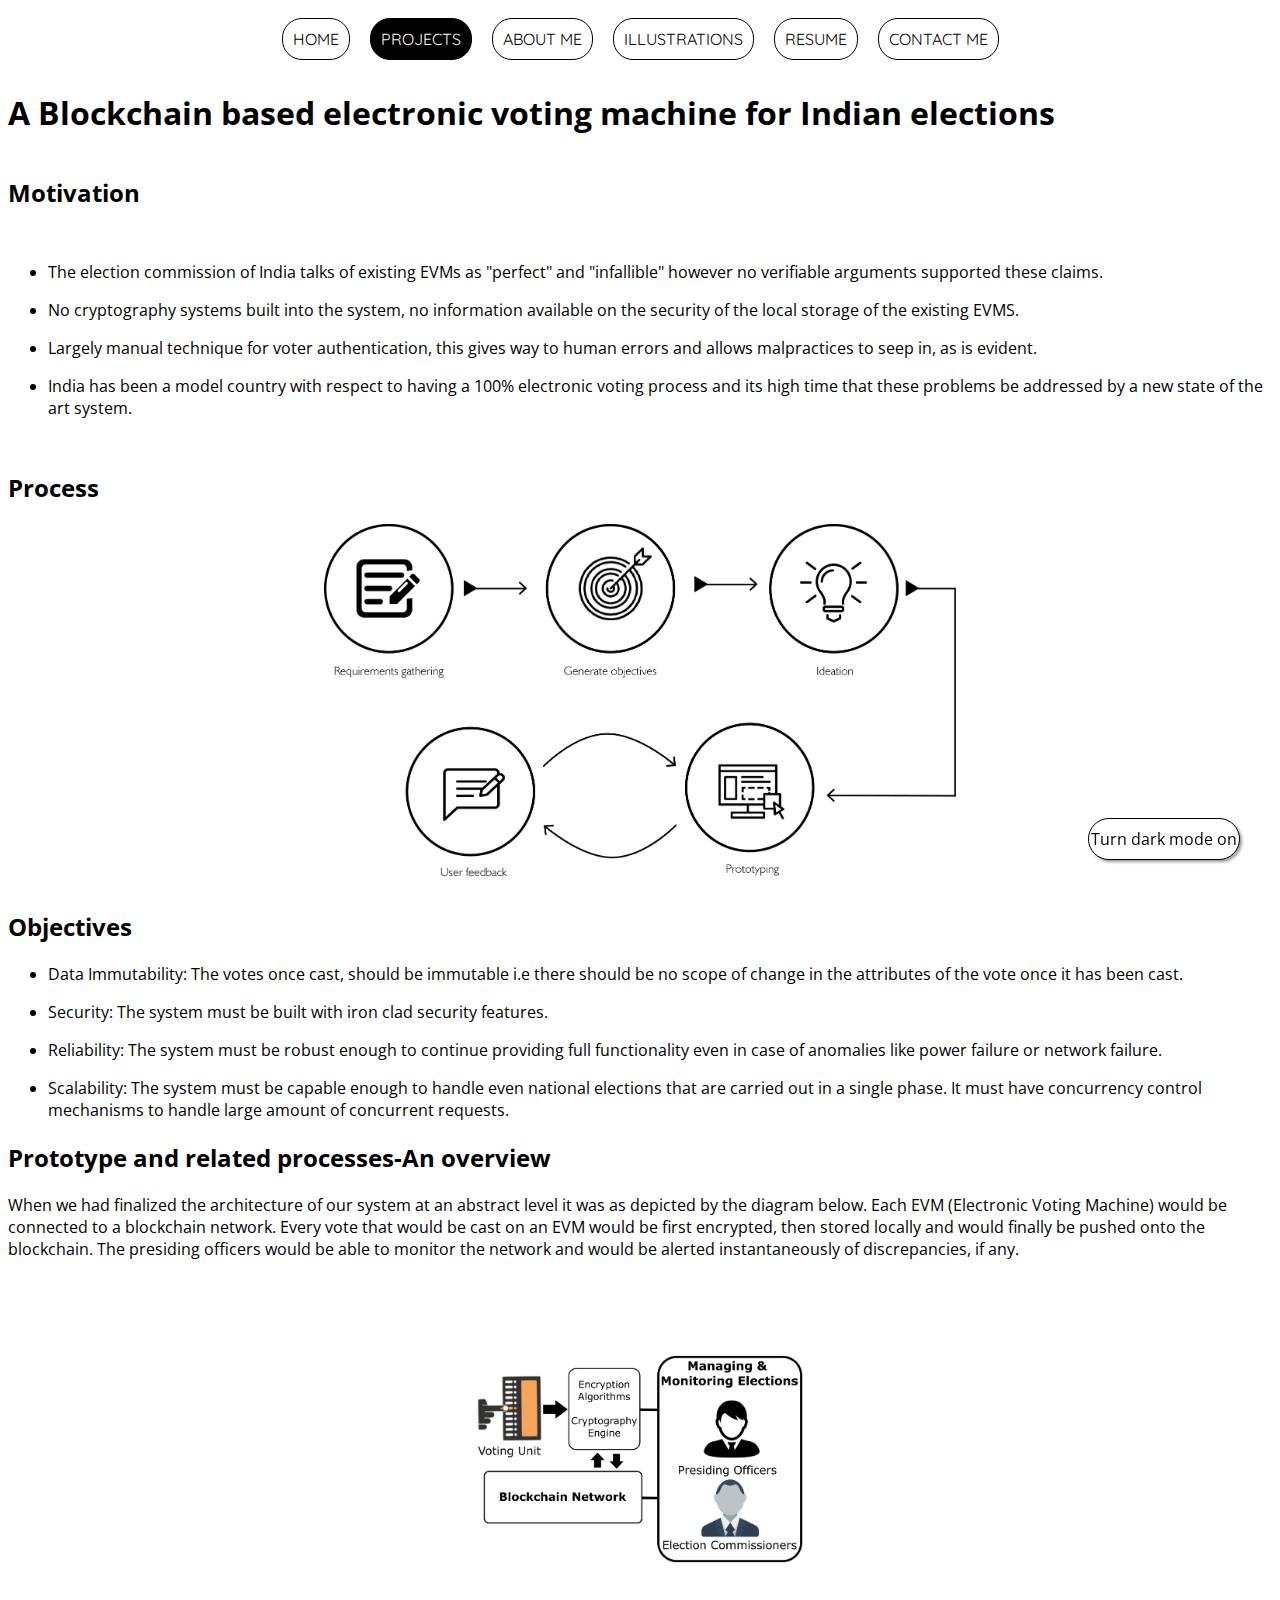
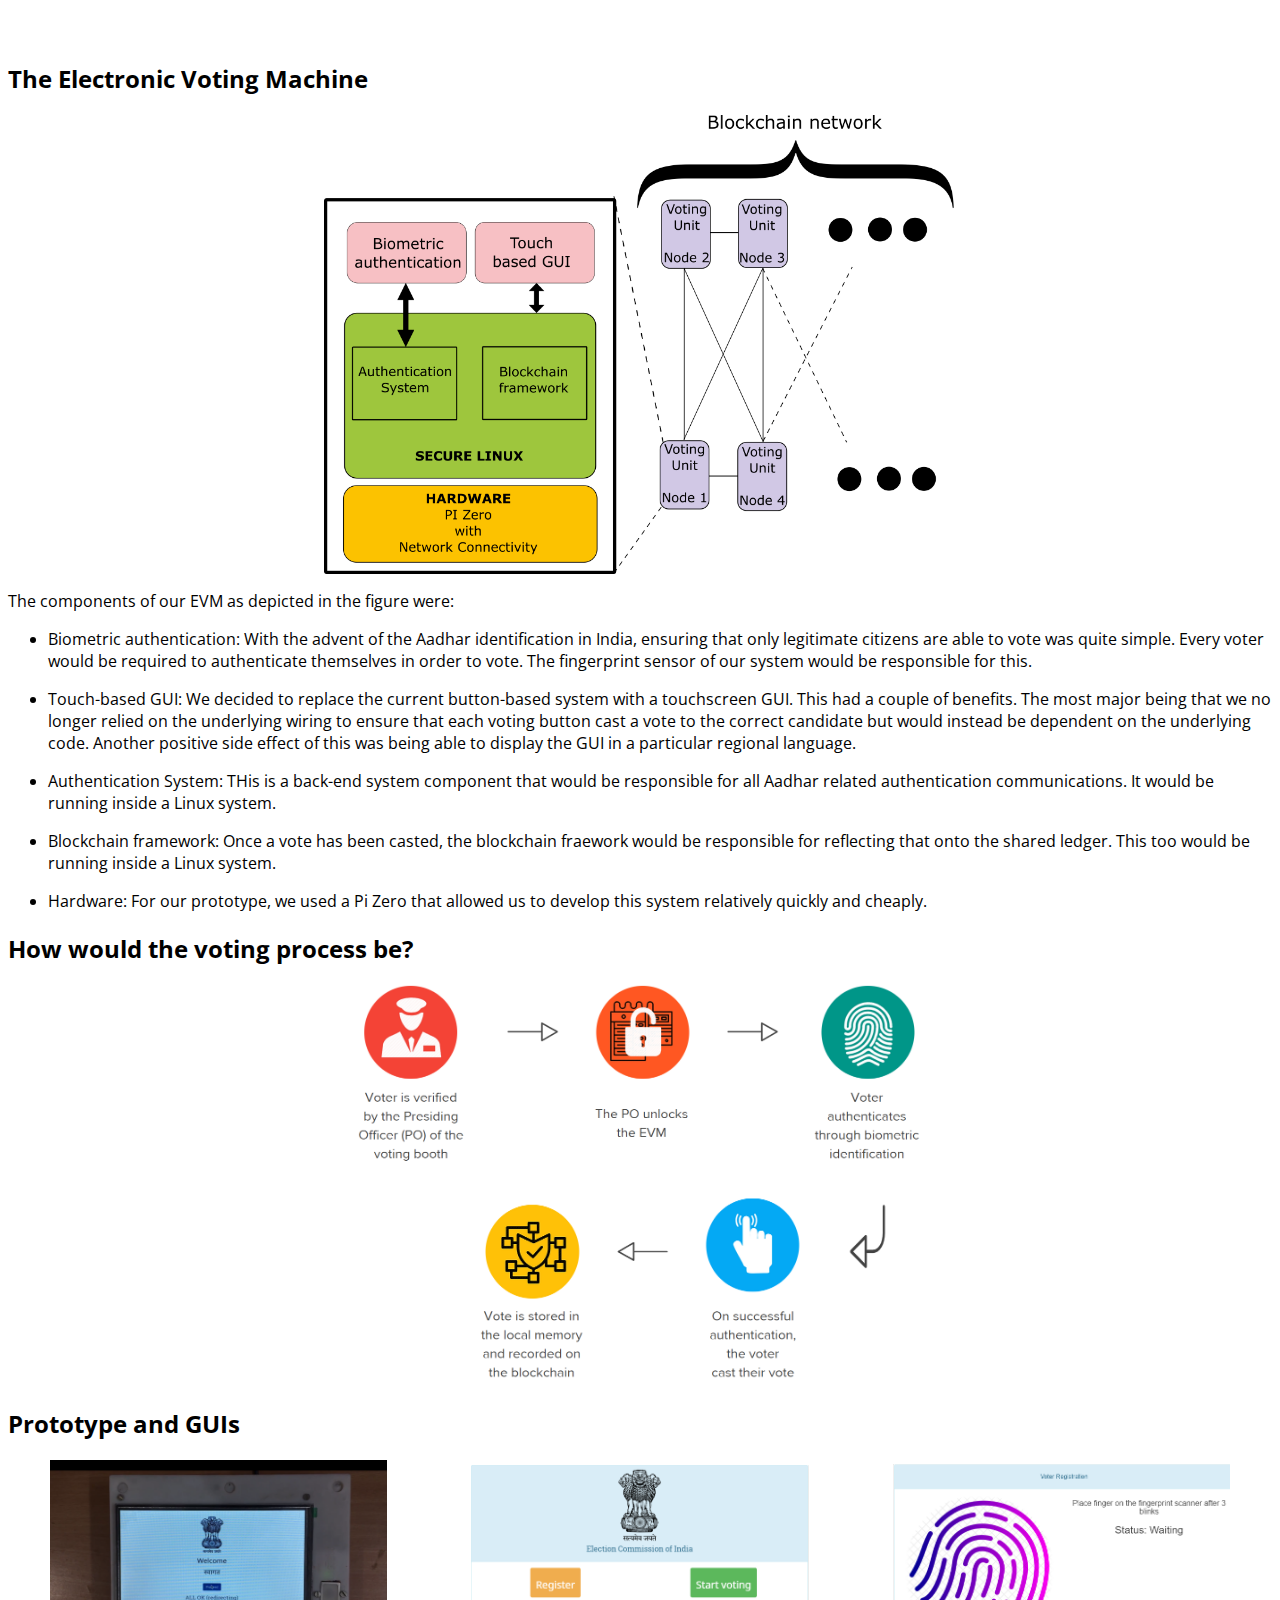
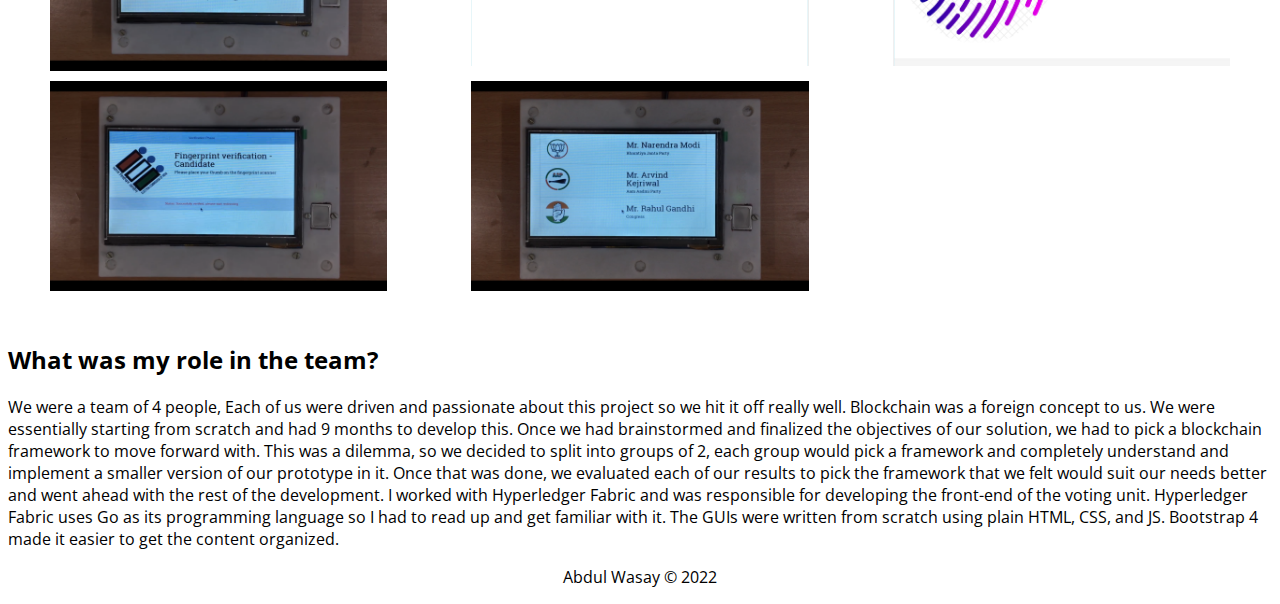
<file: blockchainproject.html>
<!DOCTYPE html>
<html lang="en">
    <head>
        <!-- Global site tag (gtag.js) - Google Analytics -->
        <script async src="https://www.googletagmanager.com/gtag/js?id=G-LJ5F7S8C6L"></script>
        <script>
            window.dataLayer = window.dataLayer || [];
            function gtag(){dataLayer.push(arguments);}
            gtag('js', new Date());

            gtag('config', 'G-LJ5F7S8C6L');
        </script>
        <meta charset="UTF-8">
        <meta name="viewport" content="width=device-width, initial-scale=1.0">
        <link rel="preconnect" href="https://fonts.googleapis.com">
        <link rel="preconnect" href="https://fonts.gstatic.com" crossorigin>
        <link href="https://fonts.googleapis.com/css2?family=Cormorant+Garamond:wght@300&family=Open+Sans:wght@300&family=Quicksand:wght@300&display=swap" rel="stylesheet">
        <link rel="icon" href="images/favicon_main.png">
        <!-- Link to the stylesheet -->
        <link rel="stylesheet" href="css/style.css">
        <title>Abdul Wasay</title>
    </head>

    <body onload="setDarkModeClasses()">
        <header>
            <a class="skip-to-content-link" href="#project-heading" tabindex="0">
                Skip to main content
            </a>
            <div id="main-navbar-div">
                <button class="dropdown-btn">Menu</button>
                <nav id="main-navbar">
                    <a href="index.html">Home</a>
                    <a class = "active-nav" href="projectnavigation.html">Projects</a>
                    <a href="aboutme.html">About me</a>
                    <a href="graphicdesign.html">Illustrations</a>
                    <a href="resume.html">Resume</a>
                    <a href="form.html">Contact Me</a>
                </nav>
            </div>
        </header>

        <main>
            <div class="dark-mode-float-button" id = "btn-dark-mode">Turn dark mode off</div>
            <h1 id = "project-heading">A Blockchain based electronic voting machine for Indian elections</h1>

            <div id="blockchain-project-motivation">
                <h2>Motivation</h2>
                <ul>
                    <li>
                       <p>The election commission of India talks of existing EVMs as "perfect" and "infallible" however no verifiable arguments supported these claims.</p> 
                    </li>
                    <li>
                        <p>No cryptography systems built into the system, no information available on the security of the local storage of the existing EVMS.</p>
                    </li>
                    <li>
                        <p>Largely manual technique for voter authentication, this gives way to human errors and allows malpractices to seep in, as is evident.</p>
                    </li>
                    <li>
                        <p>India has been  a model country with respect to having a 100% electronic voting process and its high time that these problems be addressed by a new state of the art system.</p>
                    </li>
                </ul>
            </div>

            <div>
                <h2>Process</h2>
                <img src="./images/blockchain_project/processBlockchainVotingDevWhiteBg.png" class="project-blockchain-img" alt="A diagram explaining the flow of the project development. First step is the requirements gathering, then comes the generate objectives part, then the ideation stage, then the prototyping stage and finally the user feedback stage">
            </div>

            <div id = "blockchain-project-objectives">
                <h2>Objectives</h2>
                <ul>
                    <li>
                        <p>Data Immutability: The votes once cast, should be immutable i.e there should be no scope of change in the attributes of the vote once it has been cast.</p>
                    </li>
                    <li>
                        <p>Security: The system must be built with iron clad security features.</p>
                    </li>
                    <li>
                        <p>Reliability: The system must be robust enough to continue providing full functionality even in case of anomalies like power failure or network failure.</p>
                    </li>
                    <li>
                        <p>Scalability: The system must be capable enough to handle even national elections that are carried out in a single phase. It must have concurrency control mechanisms to handle large amount of concurrent requests.</p>
                    </li>
                </ul>
            </div>

            <div id="blockchain-project-prototype-overview">
                <h2>Prototype and related processes-An overview</h2>
                <p>When we had finalized the architecture of our system at an abstract level it was as depicted by the diagram below. Each EVM (Electronic Voting Machine) would be connected to a blockchain network. 
                    Every vote that would be cast on an EVM would be first encrypted, then stored locally and would finally be pushed onto the blockchain. 
                    The presiding officers would be able to monitor the network and would be alerted instantaneously of discrepancies, if any.</p>
                    <img src="./images/blockchain_project/userarchitecturewhitebg.png" class="project-blockchain-img" alt="A diagram explaining the user architecture of the project. There are 3 blocks, one block is the blockchain diagram, the second block is the managing and monitoring elections one and the thrid block is the encryption algorithms block which the voting unit interacts with.">
            </div>

            <div>
                <h2>The Electronic Voting Machine</h2>
                <img src="./images/blockchain_project/technicalarchitecture-whitebg.png" class="project-blockchain-img" alt="The technical architecture of the project. The hardware is Pi Zerio with network connectivity. The OS is a secure Linux running an authentication system and a blockchain network. The Linux system interacts with the biometric authentication module and the touch based GUI">
                <p>
                    The components of our EVM as depicted in the figure were:
                </p>
                <ul>
                    <li>
                        <p>Biometric authentication: With the advent of the Aadhar identification in India, ensuring that only legitimate citizens are able to vote was quite simple. Every voter would be required to authenticate themselves in order to vote. The fingerprint sensor of our system would be responsible for this. </p>
                    </li>

                    <li>
                        <p>Touch-based GUI: We decided to replace the current button-based system with a touchscreen GUI. This had a couple of benefits. The most major being that we no longer relied on the underlying wiring to ensure that each voting button cast a vote to the correct candidate but would instead be dependent on the underlying code. Another positive side effect of this was being able to display the GUI in a particular regional language. </p>
                    </li>

                    <li>
                        <p>Authentication System: THis is a back-end system component that would be responsible for all Aadhar related authentication communications. It would be running inside a Linux system.</p>
                    </li>

                    <li>
                        <p>Blockchain framework: Once a vote has been casted, the blockchain fraework would be responsible for reflecting that onto the shared ledger. This too would be running inside a Linux system.</p>
                    </li>
                    <li>
                        <p>Hardware: For our prototype, we used a Pi Zero that allowed us to develop this system relatively quickly and cheaply. </p>
                    </li>

                </ul>
            </div>

            <div>
                <h2>How would the voting process be?</h2>
                <p>
                    <img src="images/blockchain_project/voting_process.PNG" class="project-blockchain-img" alt="A diagram explaining the voting process">
                </p>
            </div>

            <div>
                <h2>Prototype and GUIs</h2>
                <div class = "project-img-grid">
                    <img id = "demo1" src="./images/blockchain_project/all_ok_welcome.png" class="project-blockchain-img" alt="Picture of the voting device showing the welcome screen">
                    <br>
                    <img id = "demo2" src="./images/blockchain_project/screen2.png" class="project-blockchain-img" alt="A screen showing 2 buttons: register and start voting">
                    <br>
                    <img id = "demo3" src="./images/blockchain_project/screenRegisterPrint.png" class="project-blockchain-img" alt="A screen showing a prompt asking the user to place their finger on the fingerprint scanner">
                    <br>
                    <img id = "demo4" src="./images/blockchain_project/candidate_verification_done.png" class="project-blockchain-img" alt="A screen showing that the candidate fingerprint verification has completed successfully.">
                    <br>
                    <img id = "demo5" src="./images/blockchain_project/candidate_list.png" class="project-blockchain-img" alt="A screen displaying a list of candidates a voter can vote for">
                </div>
                
            </div>

            <div>
                <h2>What was my role in the team?</h2>
                <p>We were a team of 4 people, Each of us were driven and passionate about this project so we hit it off really well.
                    Blockchain was a foreign concept to us. We were essentially starting from scratch and had 9 months to develop this. Once we had brainstormed and finalized the objectives of our solution, we had to pick a blockchain framework to move forward with. This was a dilemma, so we decided to split into groups of 2, each group would pick a framework and completely understand and implement a smaller version of our prototype in it. Once that was done, we evaluated each of our results to pick the framework that we felt would suit our needs better and went ahead with the rest of the development. I worked with Hyperledger Fabric and was responsible for developing the front-end of the voting unit. Hyperledger Fabric uses Go as its programming language so I had to read up and get familiar with it. The GUIs were written from scratch using plain HTML, CSS, and JS. Bootstrap 4 made it easier to get the content organized. </p>
            </div>
        </main>

        <footer class="footer-text">
            <p>Abdul Wasay &copy; 2022</p>
        </footer>
        <script src="./scripts/darkmode.js"></script>
    </body>
</html>
</file>
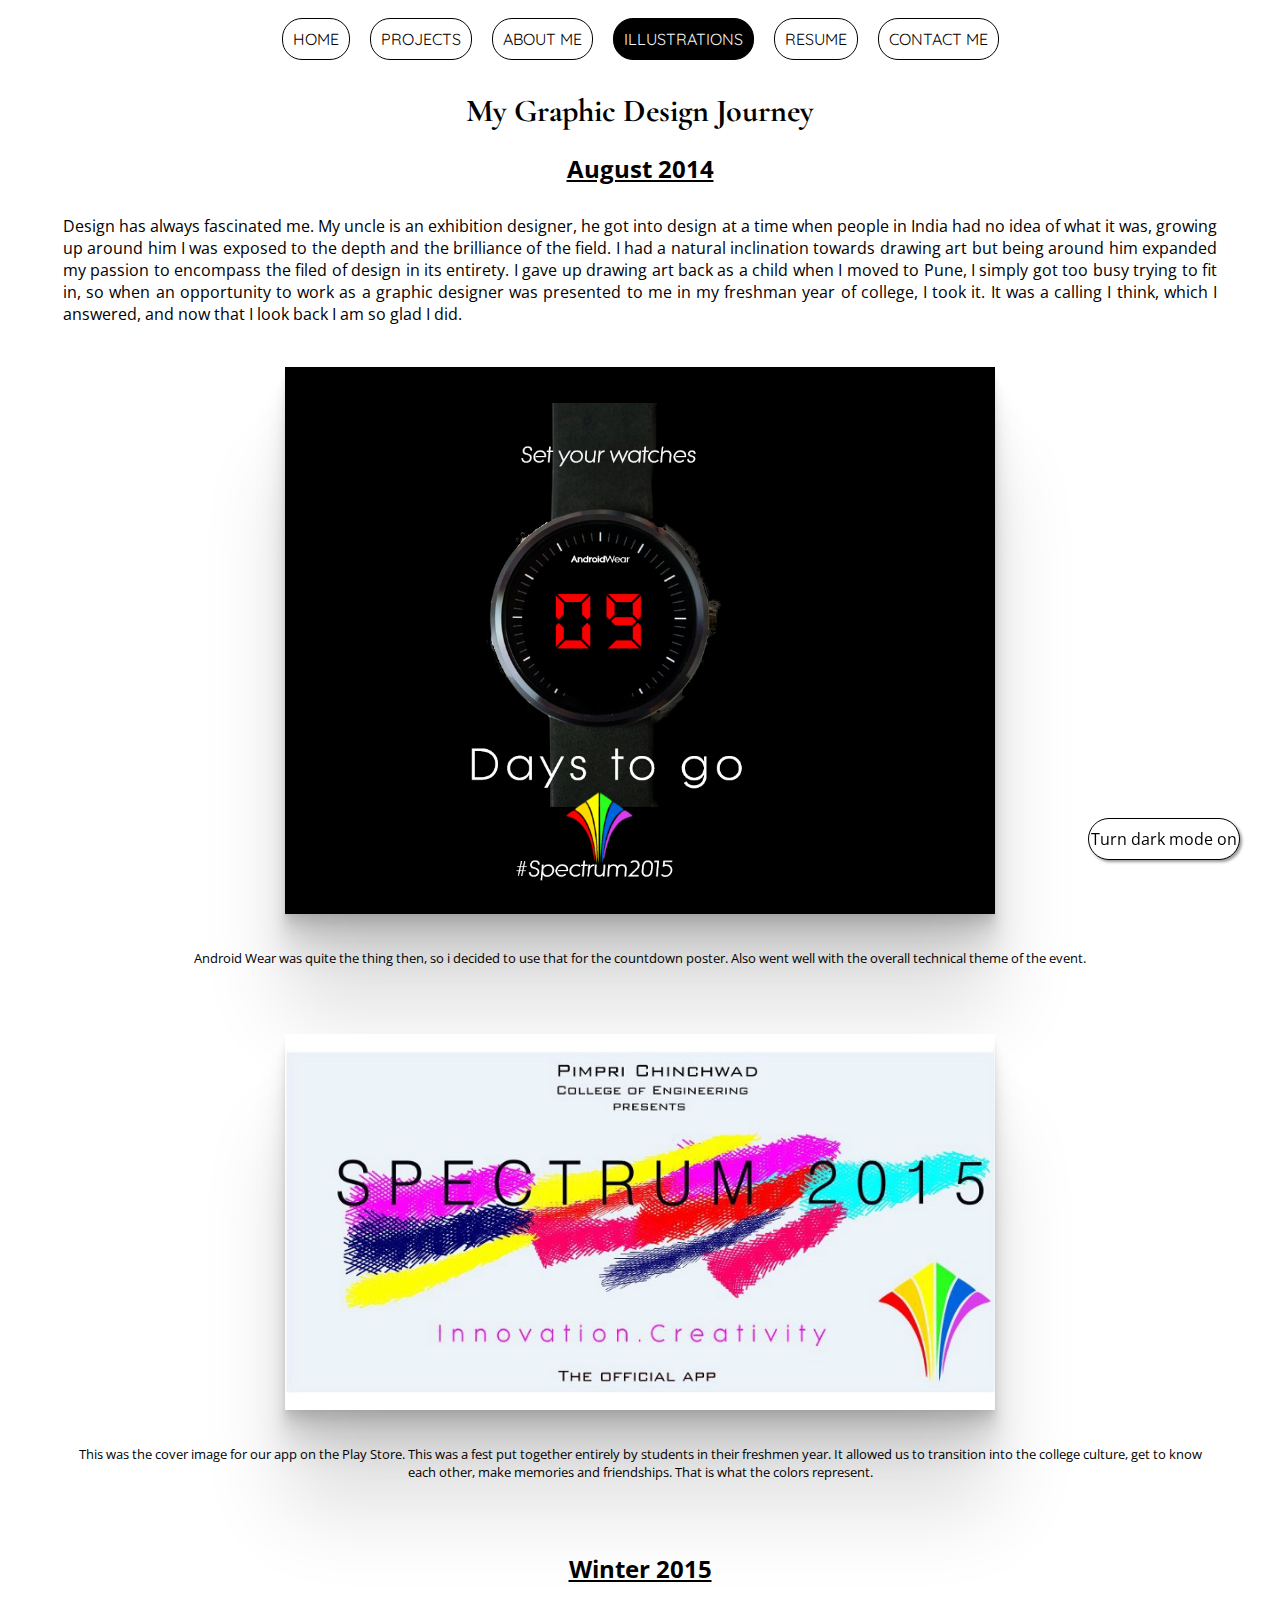
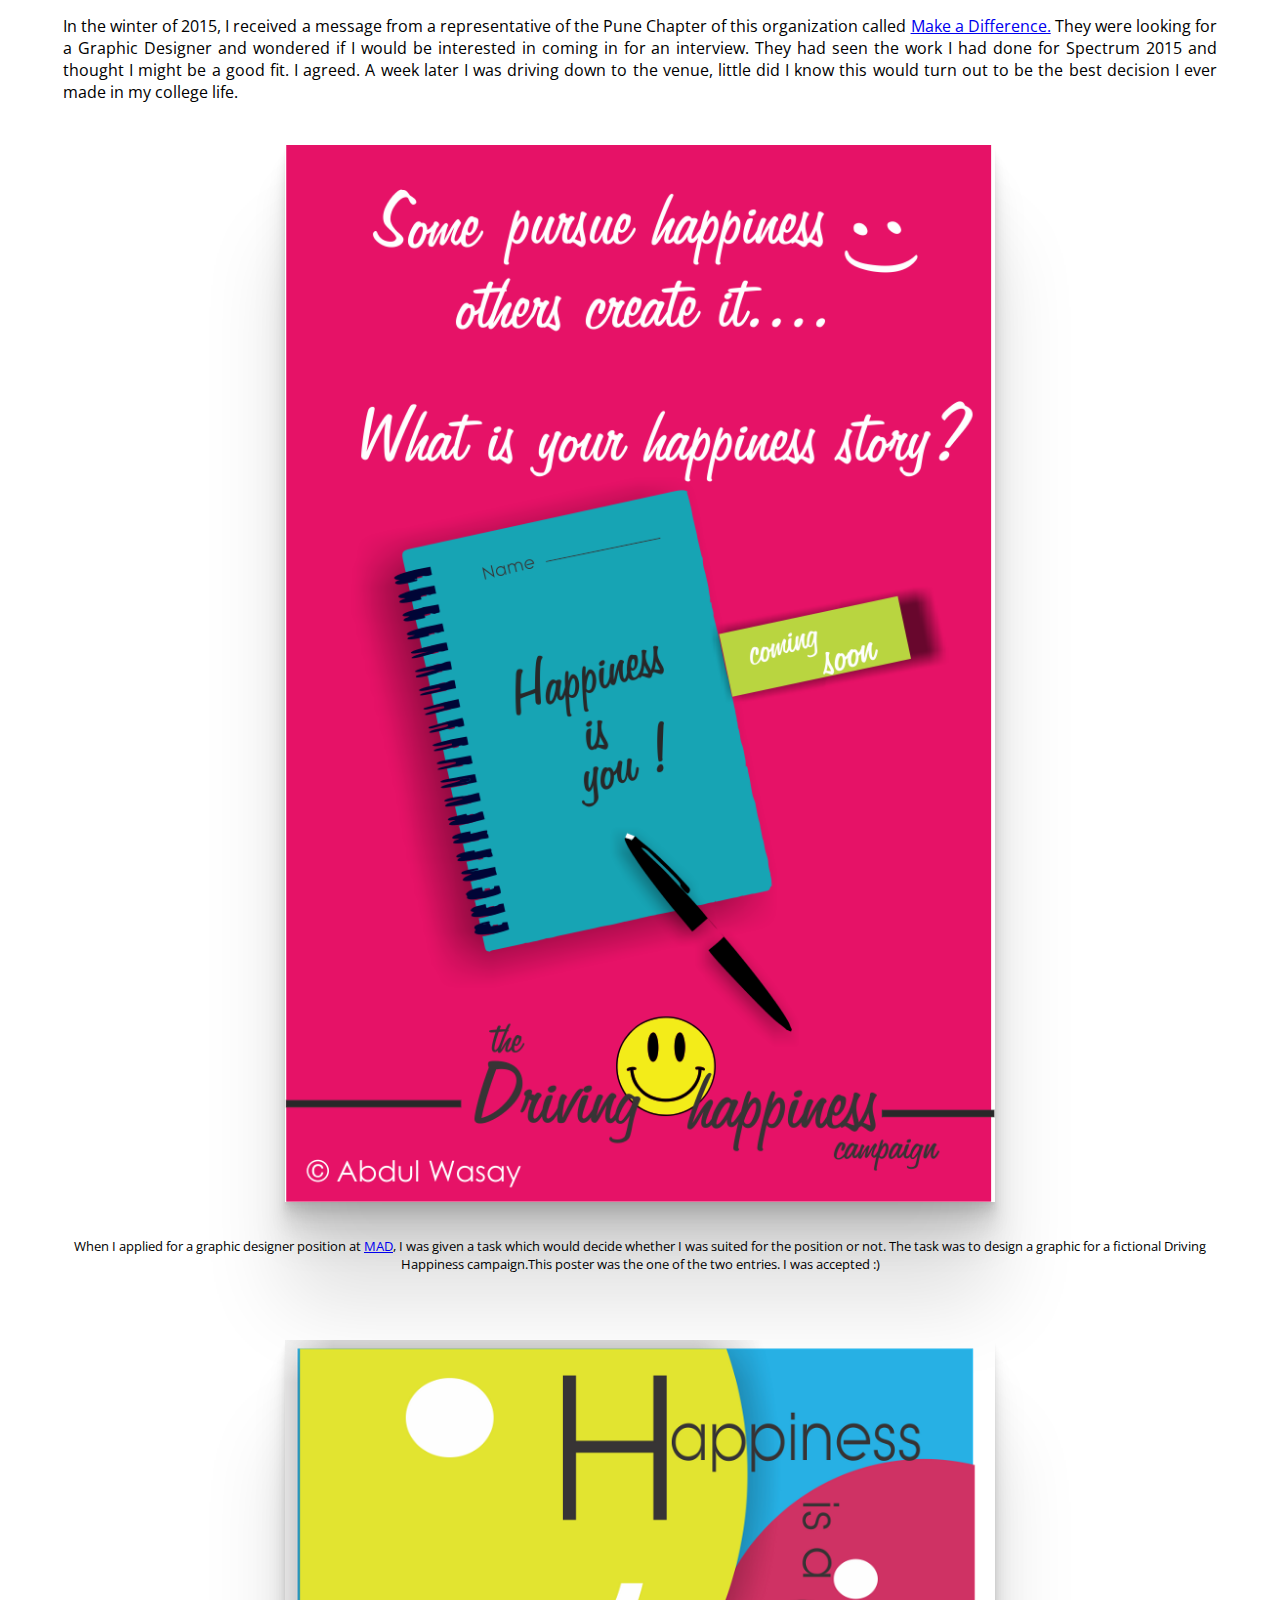
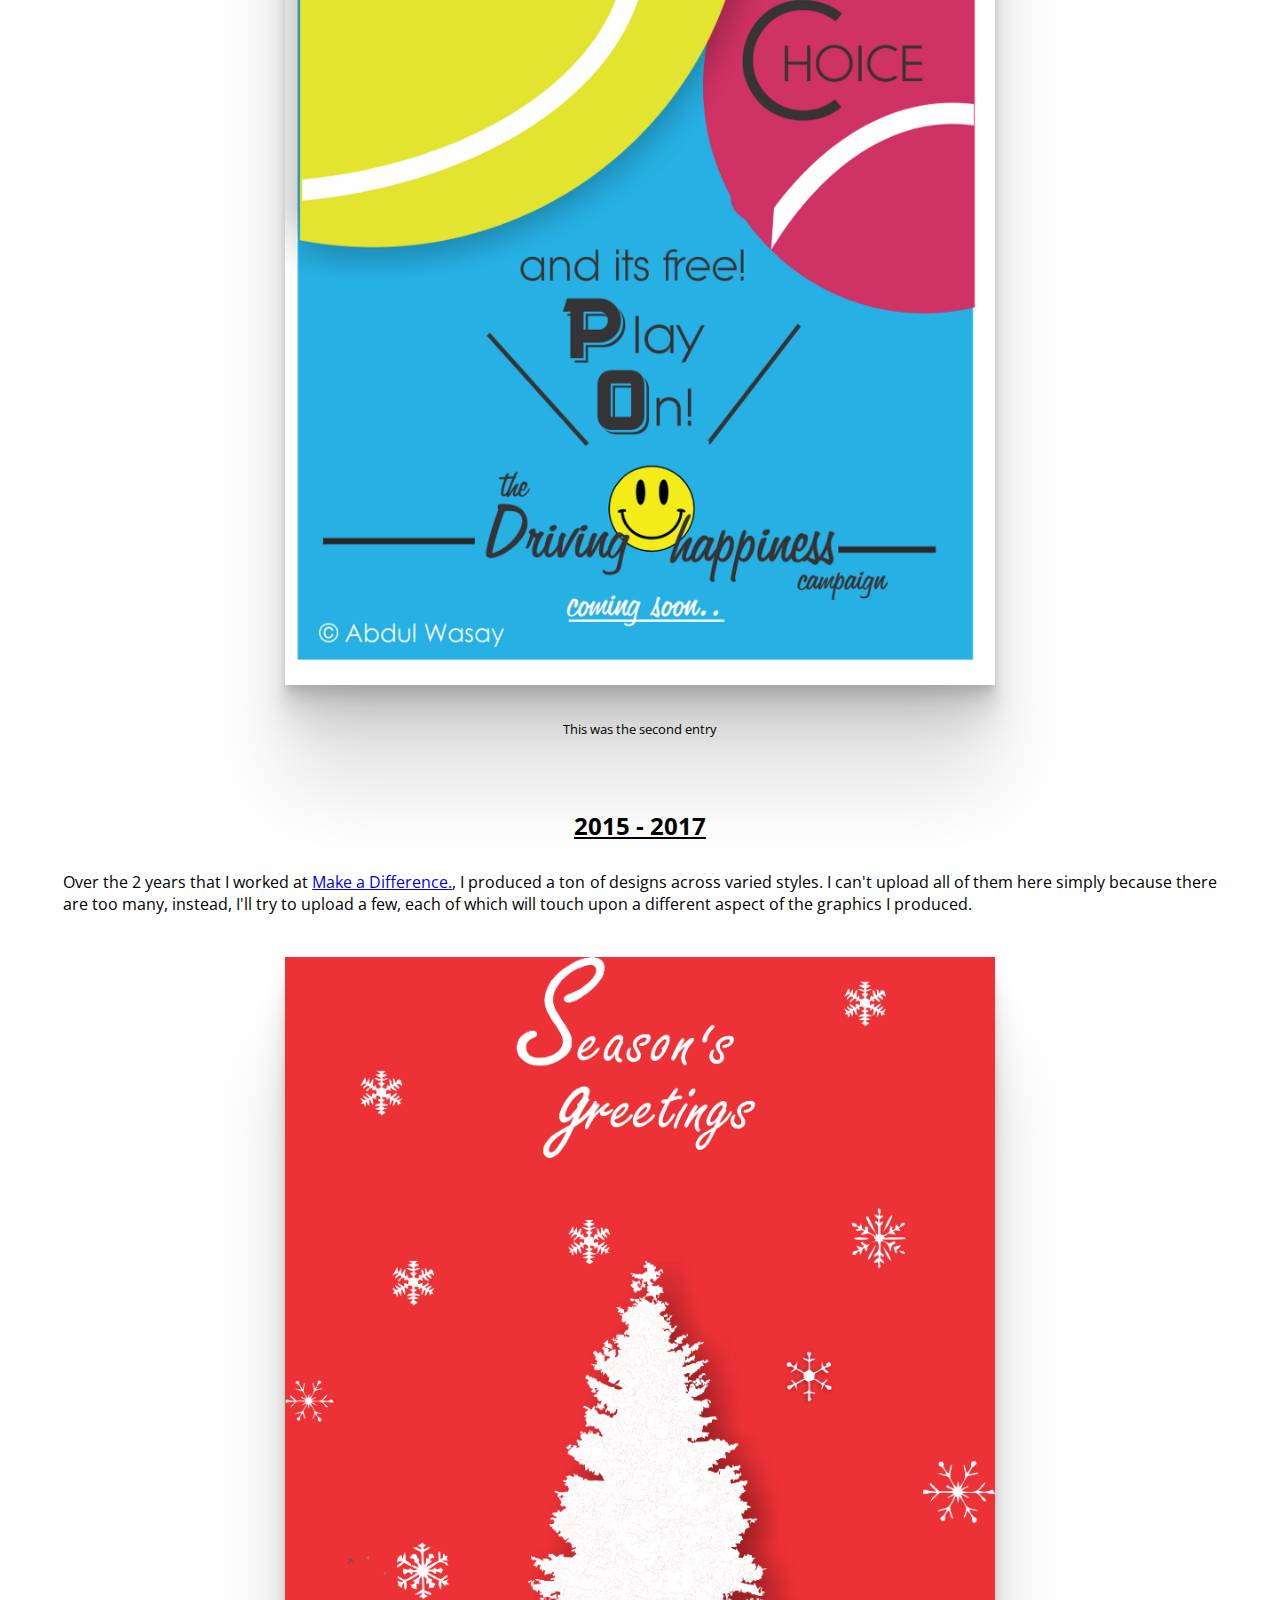
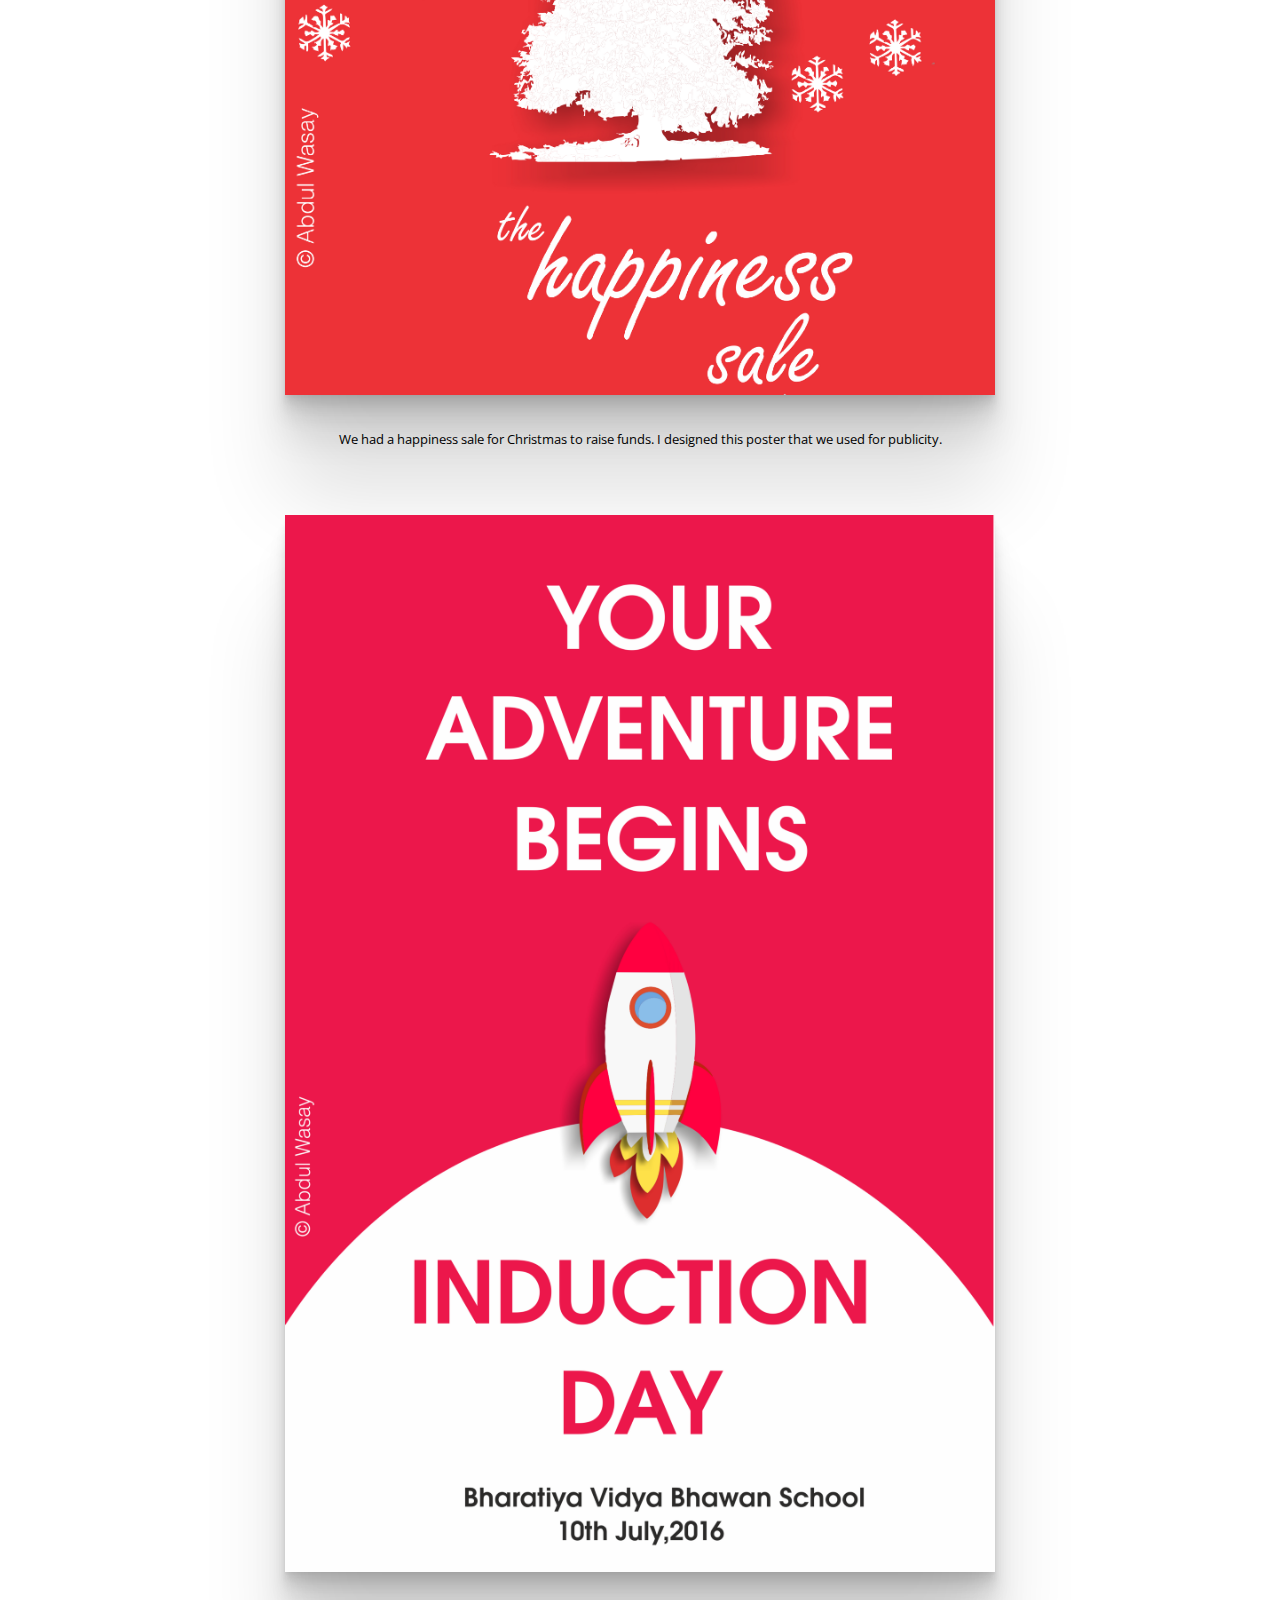
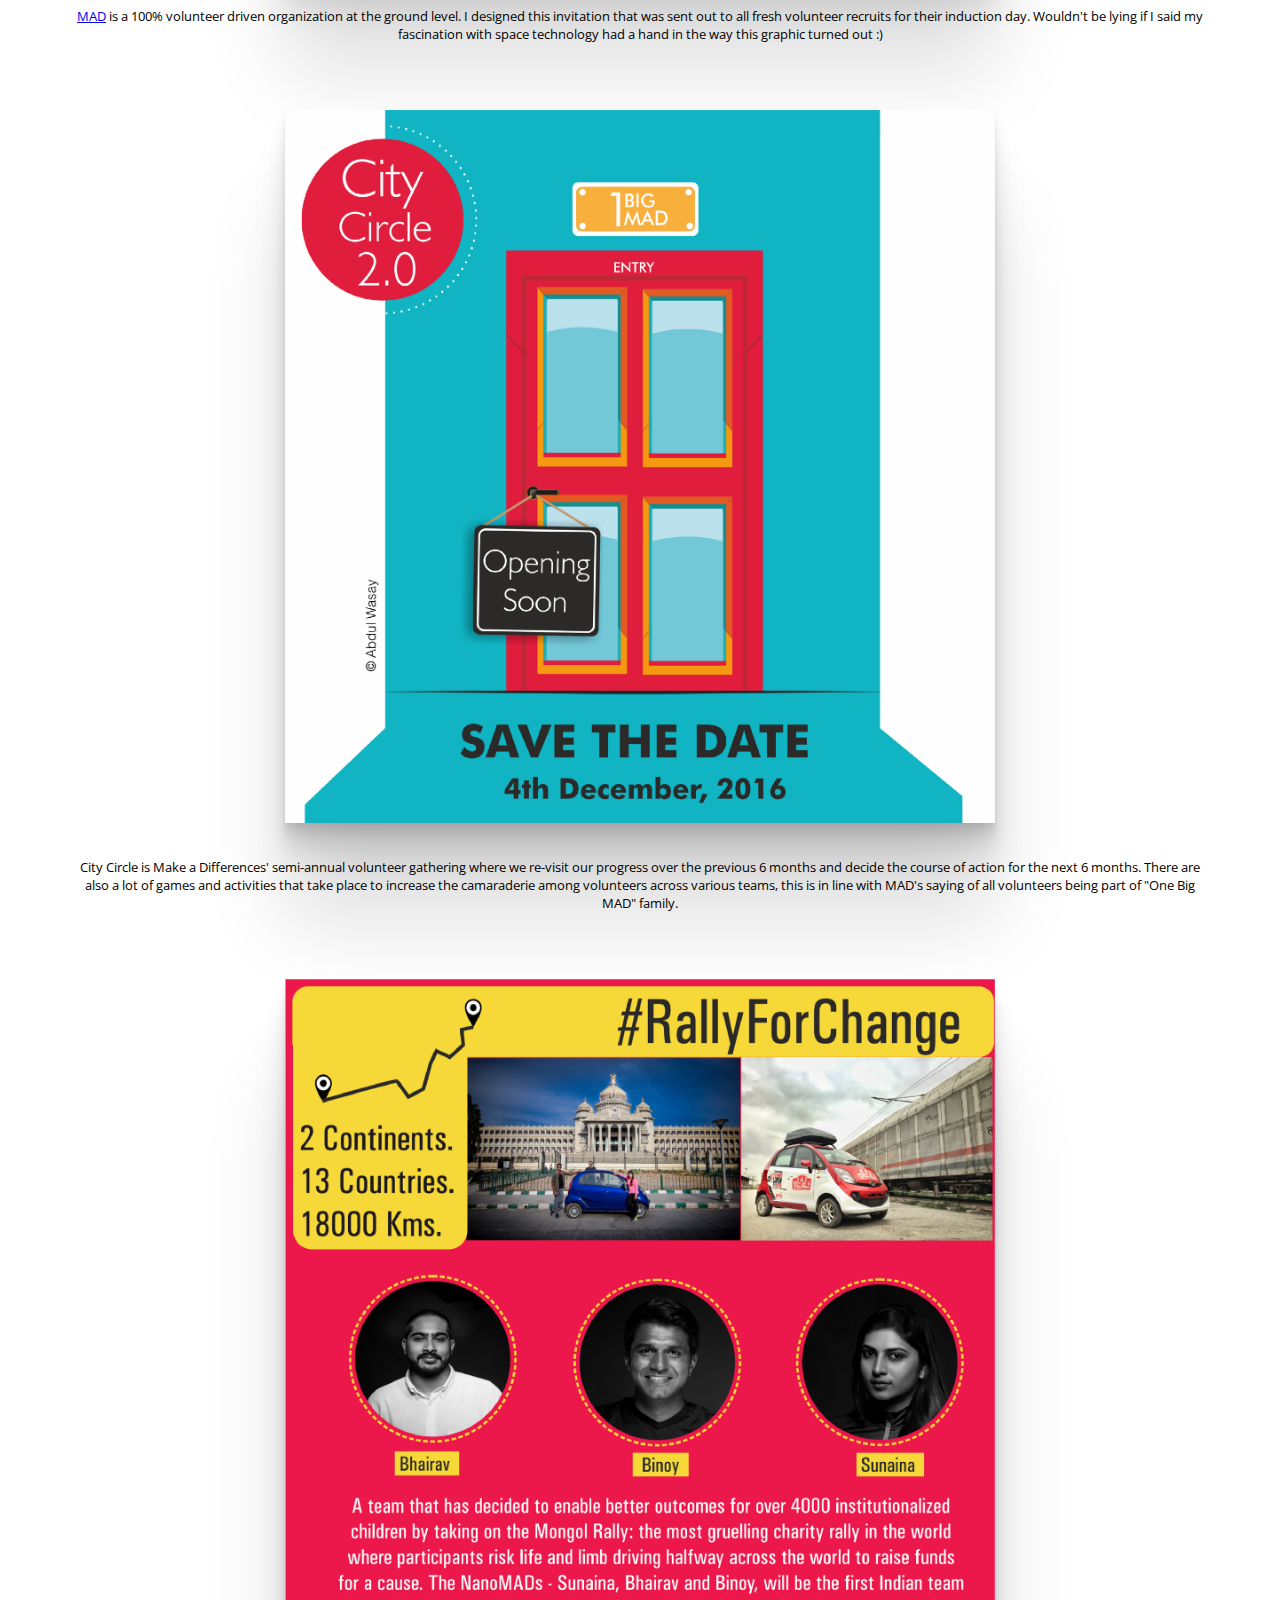
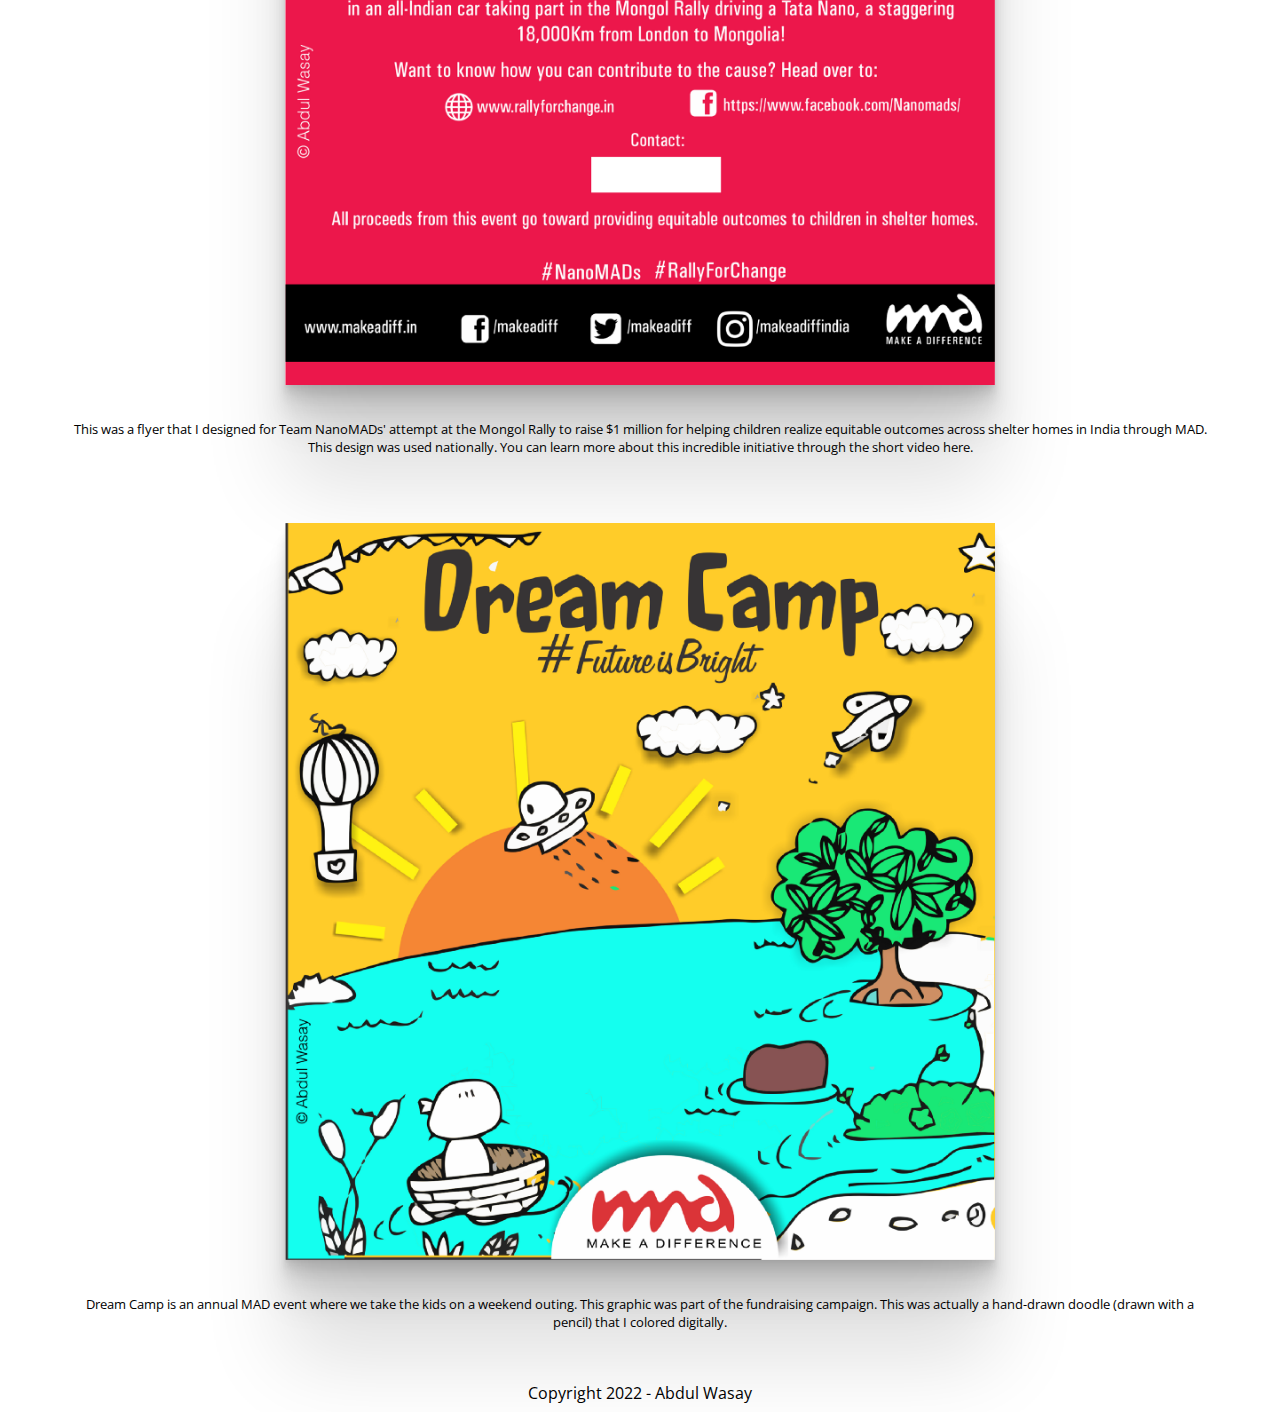
<file: graphicdesign.html>
<!DOCTYPE html>
<!-- This page will contain all the work I have done working as a freelance graphic designer.
    Its just a side hustle that gives me personal satisfaction, I'm not interested in this being my primary occupation).
    Also, I am self-taught so I want to explain my journey through this page, a journey which started in 2014 and has been continuing since then -->
<html lang="en">
    <head>
        <!-- Global site tag (gtag.js) - Google Analytics -->
        <script async src="https://www.googletagmanager.com/gtag/js?id=G-LJ5F7S8C6L"></script>
        <script>
            window.dataLayer = window.dataLayer || [];
            function gtag(){dataLayer.push(arguments);}
            gtag('js', new Date());

            gtag('config', 'G-LJ5F7S8C6L');
        </script>
        <meta charset="UTF-8">
        <meta name="viewport" content="width=device-width, initial-scale=1.0">
        <link rel="preconnect" href="https://fonts.googleapis.com">
        <link rel="preconnect" href="https://fonts.gstatic.com" crossorigin>
        <link href="https://fonts.googleapis.com/css2?family=Cormorant+Garamond:wght@300&family=Open+Sans:wght@300&family=Quicksand:wght@300&display=swap" rel="stylesheet">
        <link rel="icon" href="images/favicon_main.png">
        <!-- Link to the stylesheet -->
        <link rel="stylesheet" href="css/style.css">
        <title>Abdul Wasay | Graphic Design</title>
    </head>

    <body onload="setDarkModeClasses()">
        <header>
            <a class="skip-to-content-link" href="#design-timeline-start" tabindex="0">
                Skip to main content
            </a>
            <div id="main-navbar-div">
                <button class="dropdown-btn">Menu</button>
                <nav id="main-navbar">
                    <a href="index.html">Home</a>
                    <a href="projectnavigation.html">Projects</a>
                    <a href="aboutme.html">About me</a>
                    <a class = "active-nav" href="graphicdesign.html">Illustrations</a>
                    <a href="resume.html">Resume</a>
                    <a href="form.html">Contact Me</a>
                </nav>
            </div>
            <h1 class="title">My graphic design journey</h1>
        </header>

        <main>
            <div class="dark-mode-float-button" id = "btn-dark-mode">Dark mode off</div>
            <!-- I want to explain it all as a timeline with accompanying images-->

            <!-- August 2014 -->
            <h2 id = "design-timeline-start" class="design-timeline-heading">August 2014</h2>
            <p class = "design-timeline-desc">Design has always fascinated me. My uncle is an exhibition designer, he got into design at a time when people in India
                had no idea of what it was, growing up around him I was exposed to the depth and the brilliance of the field. I had a
                natural inclination towards drawing art but being around him expanded my passion to encompass the filed of design in its
                entirety. I gave up drawing art back as a child when I moved to Pune, I simply got too busy trying to fit in, so when an
                opportunity to work as a graphic designer was presented to me in my freshman year of college, I took it. It was a
                calling I think, which I answered, and now that I look back I am so glad I did.
            </p>
            <div class="graphics-container">
                <figure>
                    <img src="images/spectrum-countdown.png" class = "illustration-img"
                    alt="A picture of a smartwatch running Android Wear OS displaying the digit 9. The text below the watch reads days to go thus the complete poster text reads 9 days to go">
                    <figcaption>
                        Android Wear was quite the thing then, so i decided to use that for the countdown poster.
                        Also went well with the overall technical theme of the event.
                    </figcaption>
                </figure>
            </div>
            <div class="graphics-container">
                <figure>
                    <img src="images/specturm-app-cover.jpeg" class = "illustration-img"
                    alt="Cover picture of multicolored patches of color in the background with text over it that reads SPectrum 2015. The text below this main title reads innovation, creativity">
                    <figcaption>
                        This was the cover image for our app on the Play Store. This was a fest put together entirely by students in
                their freshmen year. It allowed us to transition into the college culture, get to know each other, make memories and
                friendships. That is what the colors represent.
                    </figcaption>
                </figure>    
            </div>
            
             <!-- Winter 2015 -->
            <h2 class="design-timeline-heading">Winter 2015</h2>
            <p class = "design-timeline-desc">
                In the winter of 2015, I received a message from a representative of the Pune Chapter of this organization called <a href="https://makeadiff.in/">Make a
                    Difference.</a> They were looking for a Graphic Designer and wondered if I would be interested in coming in for an
            interview. They had seen the work I had done for Spectrum 2015 and thought I might be a good fit. I agreed. A week later
            I was driving down to the venue, little did I know this would turn out to be the best decision I ever made in my college
            life.
            </p>
            <div class="graphics-container">
                <figure>
                    <img src="images/task_1.png" class = "illustration-img"
                    alt="Picture of a notepad and a pen with the text on it saying Happiness is you. THe other text on the poster reads some pursue happiness ohers create it, what is your happiness story">
                    <figcaption>
                        When I applied for a graphic designer position at <a href="https://makeadiff.in/">MAD</a>, I was given a task which would decide whether I was
                suited for the position or not. The task was to design a graphic for a fictional Driving Happiness campaign.This poster
                was the one of the two entries. I was accepted :)
                    </figcaption>
                </figure>
            </div>
            <div class="graphics-container">
                <figure>
                    <img src="images/task_2.png" class = "illustration-img"
                    alt="A happy and a sad emoji with the text happiness is a choice and its free! Play on!">
                    <figcaption>This was the second entry</figcaption>
                </figure>    
            </div>
            
            <h2 class="design-timeline-heading">2015 - 2017</h2>
            <p class = "design-timeline-desc">
                Over the 2 years that I worked at <a href="https://makeadiff.in/">Make a
                    Difference.</a>, I produced a ton of designs across varied styles. I can't upload all of them here simply because there are too many, instead, I'll try to upload a few, each of which will touch upon a different aspect of the graphics I produced.
            </p>
            <div class="graphics-container">
                <figure>
                    <img src="images/christmas.png"  class = "illustration-img" alt="A picture of a christmas tree with a red background. Text on the poster says Season's greetings, the happiness sale">
                    <figcaption>We had a happiness sale for Christmas to raise funds. I designed this poster that we used for publicity.</figcaption>
                </figure>  
            </div>

            <div class="graphics-container">
                <figure>
                    <img src="images/induction_day.png" class = "illustration-img" alt="A picture of a rocket taking off with test saying your adventure begins, induction day.">
                    <figcaption><a href="https://makeadiff.in/">MAD</a> is a 100% volunteer driven organization at the ground level. I designed this invitation that was sent out to all fresh volunteer recruits for their induction day. Wouldn't be lying if I said my fascination with space technology had a hand in the way this graphic turned out :)</figcaption>
                </figure>
            </div>
                
            <div class="graphics-container">
                <figure>
                    <img src="images/cc2_0.png" class = "illustration-img" alt="A picture of closed door with a sign saying opening soon. The text on the poster reads save the date 4th December 2016, City Circle 2.0">
                    <figcaption>City Circle is Make a Differences' semi-annual volunteer gathering where we re-visit our progress over the previous 6 months and decide the course of action for the next 6 months. There are also a lot of  games and activities that take place to increase the camaraderie among volunteers across various teams, this is in line with MAD's saying of all volunteers being part of "One Big MAD" family.</figcaption>
                </figure>
            </div>
                
            <div class="graphics-container">
                <figure>
                    <img src="images/rally_for_change.png" class = "illustration-img"
                    alt="A picture of a flyer talking about a team taking part in the Mongol Driving Rally called Rally for Change to support equitable outcomes for children in shelter homes across India">
                    <figcaption>This was a flyer that I designed for Team NanoMADs' attempt at the Mongol Rally to raise $1 million for helping children realize equitable outcomes across shelter homes in India through MAD. This design was used nationally. You can learn more about this incredible initiative through the short video here. </figcaption>
                </figure>
            </div>
            
            <div class="graphics-container">
                <figure>
                    <img src="images/doodle.png" class = "illustration-img"
                    alt="A doodle of a spaceship flying over a pond and in the background is the sunrise which illuminates the sky in a shade of orange">
                    <figcaption>Dream Camp is an annual MAD event where we take the kids on a weekend outing. This graphic was part of the fundraising campaign. This was actually a hand-drawn doodle (drawn with a pencil) that I colored digitally. </figcaption>
                </figure>
            </div>

        </main>

        <footer class="footer-text">
            Copyright 2022 - Abdul Wasay
        </footer>
        <script src="./scripts/darkmode.js"></script>
    </body>
    
  
   </html>
</file>
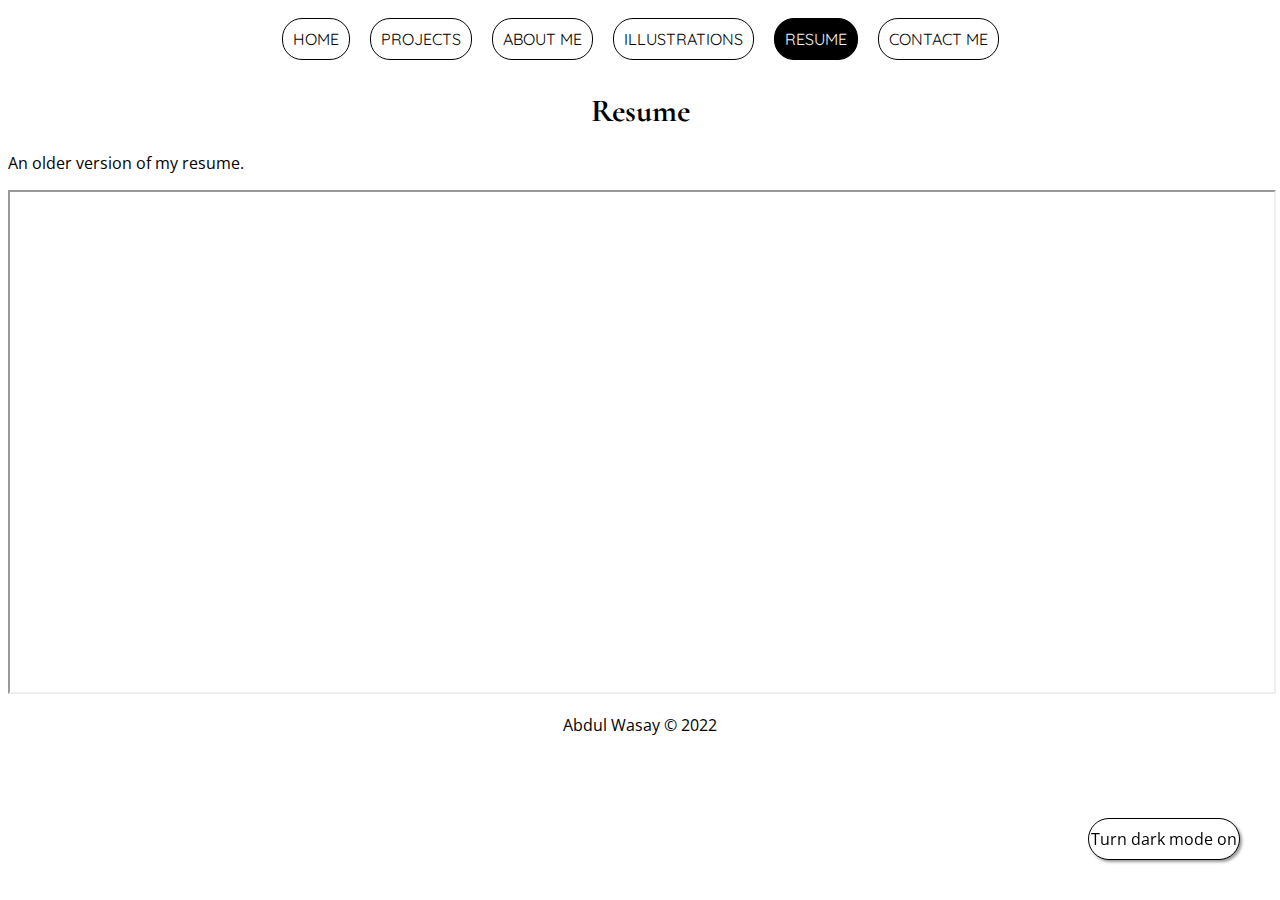
<file: resume.html>
<!DOCTYPE html>
<!-- This page will contain my resume -->
<html lang="en">

   <head>
        <!-- Global site tag (gtag.js) - Google Analytics -->
        <script async src="https://www.googletagmanager.com/gtag/js?id=G-LJ5F7S8C6L"></script>
        <script>
            window.dataLayer = window.dataLayer || [];
            function gtag(){dataLayer.push(arguments);}
            gtag('js', new Date());
            gtag('config', 'G-LJ5F7S8C6L');
        </script>
        <meta charset="UTF-8">
        <meta name="viewport" content="width=device-width, initial-scale=1.0">
        <link rel="preconnect" href="https://fonts.googleapis.com">
        <link rel="preconnect" href="https://fonts.gstatic.com" crossorigin>
        <link href="https://fonts.googleapis.com/css2?family=Cormorant+Garamond:wght@300&family=Open+Sans:wght@300&family=Quicksand:wght@300&display=swap" rel="stylesheet">
        <link rel="icon" href="images/favicon_main.png">
        <!-- Link to the stylesheet -->
        <link rel="stylesheet" href="css/style.css">
        <title>Abdul Wasay</title>
    </head>

    <body onload="setDarkModeClasses()">
        <header>
            <a class="skip-to-content-link" href="#resume-window" tabindex="0">
                Skip to main content
            </a>

            <div id="main-navbar-div">
                <button class="dropdown-btn">Menu</button>
                <nav id="main-navbar">
                    <a href="index.html">Home</a>
                    <a href="projectnavigation.html">Projects</a>
                    <a href="aboutme.html">About me</a>
                    <a href="graphicdesign.html">Illustrations</a>
                    <a class = "active-nav" href="resume.html">Resume</a>
                    <a href="form.html">Contact Me</a>
                </nav>
            </div>
            <h1 id="main-h1" class = "title">Resume</h1>
        </header>

        <main>
            <div class="dark-mode-float-button" id = "btn-dark-mode">Dark mode off</div>
            <p>An older version of my resume.</p>
        </main>
        <iframe title = "Abdul Wasay's resume" id = "resume-window" src="./files/Abdul_Wasay_Resume.pdf" width="100%" height="500px">
        </iframe>
        <footer class="footer-text">
            <p>Abdul Wasay &copy; 2022</p>
        </footer>
        <script src="./scripts/darkmode.js"></script>
    </body>
</html>
</file>
<file: css/style.css>
main {
    font-family: 'Open Sans', sans-serif;
}

#main-h1 {
    font-family: 'Cormorant Garamond', serif;
}

.skip-to-content-link {
    background: white;
    left: 0;
    padding: 6px;
    position: absolute;
    top: -40px;
    z-index: 1;
}

.skip-to-content-link:focus {
    top:20px;
    color: black;
    text-decoration-style: solid;
}

.title {
    text-align: center;
    text-transform: capitalize;
}

.dropdown-btn {
    display: none;
}

#main-navbar-div {
    font-family: 'Quicksand', sans-serif;
    display: flex;
    justify-content: center;
    text-align: center;
    flex-direction: column;
    flex-wrap: wrap;
}

#main-navbar {
    display: flex;
    justify-content: center;
    text-align: center;
    flex-wrap: wrap;
}

#main-navbar-div a, button {
    margin: 10px;
    padding: 10px;
    border-radius: 20px;
    border: 1px solid black;
    align-items: center;
}

#main-navbar-div a:hover, button:hover{
    background-color: black;
    color: whitesmoke;
}

#main-navbar-div a{
    text-decoration: none;
    text-transform: uppercase;
    color: black;
}

#main-navbar-div ul li:hover a{
    color: whitesmoke;
}

.main-intro-goal-title {
    font-size: x-large;
    font-style: italic;
    text-decoration: underline;
}

#intro-section {
    display: grid;
    grid-template-columns: 1fr 2fr;    
}

#intro-section a {
    grid-column: 1 / span 1;
    justify-self: right;
    align-self: center;
}

#main-img {
    grid-column: 2 / span 1;
    justify-self: center;
    justify-content: center;
    align-self: center;
    width: 60%;
    display: block;
    padding: 5px;
    animation: imgmove;
    animation-duration: 4s;
}

@keyframes imgmove {
    from {
        opacity: 0%;
    }

    to {
        opacity: 100%;
    }
}

@media (prefers-reduced-motion: reduce) {
    #main-img {
        animation: none;
    }

    #main-img:hover {
        width: 60%  !important;
    }

    #about-me-img {
        animation: none !important;
    }

    .flip-card-inner {
        transition: transform 0s !important;
    }

    .parallax {
        background-attachment: scroll !important;
    }
}

#main-img:hover {
    width: 70%;
}

#main-intro-div {
    grid-column: 2 /  span 2;
}

.active-nav {
    background-color: black;
    color: whitesmoke !important;
}

.main-intro-text {
    margin-left: 30px;
    margin-right: 30px;

}

.goals-explanation {
    margin-bottom: 55px;
}

.title {
    font-family: 'Cormorant Garamond', serif;
}

.goals-title {
    padding-left: 10px;
    text-align: left;
    font-size: x-large;
    font-family: 'Cormorant Garamond', serif;
}

.goals-title:nth-child(2) {
    background-color: #1976D2;
}
.goals-title:nth-child(4) {
    background-color: #388E3C;
}
.goals-title:nth-child(6) {
    background-color: #F57C00;
}


.illustration-img {
    /* width:50%;
    display: block;
    margin-left: auto;
    margin-right: auto;
    border-radius: 2px; */
    /* box-shadow: 5px 5px whitesmoke; */
    /* Credits: https://css-tricks.com/make-a-smooth-shadow-friend/ */
    width: 60%;
    box-shadow:
    0 2.8px 2.2px rgba(0, 0, 0, 0.034),
    0 6.7px 5.3px rgba(0, 0, 0, 0.048),
    0 12.5px 10px rgba(0, 0, 0, 0.06),
    0 22.3px 17.9px rgba(0, 0, 0, 0.072),
    0 41.8px 33.4px rgba(0, 0, 0, 0.086),
    0 100px 80px rgba(0, 0, 0, 0.12)
}

.illustration-img:hover {
    width: 70%;
}

.design-timeline-heading {
    text-align: center;
    text-transform: capitalize;
    text-decoration: underline;
}

.design-timeline-desc {
    margin-left: 45px;
    margin-right: 45px;
    padding: 10px;
    text-align: justify;
}

.graphics-container {
    display: flex;
    flex-direction: column;
    text-align: center;
}

#about-me-img {
    display: flex;
    margin-left: auto;
    margin-right: auto;
    width: 30%;
    padding: 5px;
    border-radius: 5px black;
    margin-top: 35px;
    margin-bottom: 35px;
    /* Credits: https://css-tricks.com/make-a-smooth-shadow-friend/ */
    box-shadow:
    0 2.8px 2.2px rgba(0, 0, 0, 0.034),
    0 6.7px 5.3px rgba(0, 0, 0, 0.048),
    0 12.5px 10px rgba(0, 0, 0, 0.06),
    0 22.3px 17.9px rgba(0, 0, 0, 0.072),
    0 41.8px 33.4px rgba(0, 0, 0, 0.086),
    0 100px 80px rgba(0, 0, 0, 0.12);
    animation: imgmove 4s;
    
}

.about-me-desc {
    margin-left: 45px;
    margin-right: 45px;
    padding: 10px;
    text-align: justify;
}

.parallax {
   background-image: url("../images/sebastiaan-chia-unsplash.jpg");

  /* Set a specific height */
    min-height: 900px; 

  /* Create the parallax scrolling effect */
  background-attachment: fixed;
  background-position: center;
  background-repeat: no-repeat;
  background-size: cover;
}

#blockchain-project-motivation {
    display: flex;
    flex-direction: column;
}

.project-blockchain-img {
    display: flex;
    margin-left: auto;
    margin-right: auto;
    width: 50%;
}

.project-img-grid {
    display: grid;
    grid-template-columns: 1fr 1fr 1fr;
    grid-template-rows: 1fr 1fr;
    row-gap: 10px;
    align-items: center;
}

#demo1, #demo2, #demo3, #demo4, #demo5 {
    width: 80%;
}

#demo1 {
    grid-row: 1 /span 1;
    grid-column: 1 / span 1;
}

#demo2 {
    grid-row: 1 / span 1;
    grid-column: 2 / span 1;
}

#demo3 {
    grid-row: 1 / span 1;
    grid-column: 3 / span 1;
}

#demo4 {
    grid-row: 2 / span 1;
    grid-column: 1 / span 1;
}

#demo5 {
    grid-row: 2 / span 1;
    grid-column: 2 / span 1;
}

.footer-text{
    text-align: center;
}

figcaption {
    padding: 20px;
    margin-top: 10px;
    margin-bottom: 15px;
    text-align: center;
    text-decoration: wavy;
    font-size: small;
}

.footer-text {
    font-family: 'Open Sans', sans-serif;
}

.card-container {
    display: grid;
    justify-content: center;
}

.flip-card {
    display: flex;
    text-align: center;
    background-color: transparent; 
    width: 400px;
    height: 200px;
    border: 1px solid #f1f1f1;
    perspective: 1000px;
    left: 50%;
    right: 50%;
  }
  
  /* This container is needed to position the front and back side */
  .flip-card-inner {
    position: relative;
    width: 100%;
    height: 100%;
    text-align: center;
    transition: transform 0.8s;
    transform-style: preserve-3d;
  }
  
  .flip-card:focus .flip-card-inner {
    transform: rotateY(180deg);
  }

  /* Do an horizontal flip when you move the mouse over the flip box container */
  .flip-card:hover .flip-card-inner {
    transform: rotateY(180deg);
  }

  /* Position the front and back side */
  .flip-card-front, .flip-card-back {
    position: absolute;
    width: 100%;
    height: 100%;
    -webkit-backface-visibility: hidden; /* Safari */
    backface-visibility: hidden;
  }
  
  /* Style the front side (fallback if image is missing) */
  .flip-card-front {
    background-color: lightgreen;
    color: black;
  }
  
  /* Style the back side */
  .flip-card-back {
    background-color: blanchedalmond;
    color: black;
    transform: rotateY(180deg);
  }

form {
    text-align: center;
    font-family: 'Open Sans', sans-serif;
}

button {
    font-family: 'Open Sans', sans-serif;
}

.form-body {
    /* background-image: url('/images/bg-img.jpg'); */
}

/* Dark mode enhancements follow */
.dark-mode-float-button {
    visibility: visible;
    display: flex;
    position:fixed;
	width:150px;
	height:40px;
	bottom:40px;
	right:40px;
	background-color:white;
	color:black;
	border-radius:25px;
	text-align:center;
    justify-content: center;
    align-items: center;
	box-shadow: 2px 2px 3px #999;
    border: 1px solid black;
    cursor: pointer;
}

.dark-mode-float-button:hover {
    visibility: visible;
    background-color: black;
    color: whitesmoke;
}


@media (prefers-color-scheme: dark) {
    body {
        background-color: #181818;
        background-image: none !important;
        color: white;
    }

    #main-navbar-div a {
        background-color: #121212;
        border: 2px solid gray;
        color: white;
    }

    #main-navbar-div a:hover, button:hover{
        background-color: #A9A9A9 !important; 
        color: white !important;
    }

    .active-nav {
        background-color: #A9A9A9 !important;
    }
}

/* For dark mode button */
.body-dark-scheme {
    background-color: #181818;
        background-image: none !important;
        color: white;
}

.navbar-dark-scheme {
    background-color: #121212;
    border: 2px solid gray;
    color: white !important;
} 

.hover-dark-scheme {
    background-color: #A9A9A9 !important; 
    color: white !important;
}

.active-nav-dark-scheme {
    background-color: #A9A9A9 !important;
}

.hyperlinked-dark-scheme {
    color: white;
}

@media screen and (max-width: 750px) {
    #main-img,  #main-img:hover, #intro-section a{
        display: none;
    }

    #main-intro-div {
        grid-column: 1 / span 2;
        text-align: center;
    }

    header {
        text-align: center;
    }

    .dropdown-btn {
        display: block;
        text-transform: uppercase;
        border-radius: 20px;
        border: 2px solid white;
        padding: 5px;
        margin: 5px;
        align-items: center;
    }

    #main-navbar-div {
        position: relative;
        display: flex;
        flex-direction: row;
        flex-wrap: wrap;
        justify-content: center;
    }

    #main-navbar {
        display: none;
        position: absolute;
        z-index: 1;
    }

    #main-navbar a{
        display: block;
    }

    #main-navbar-div:hover {
        display: flex;
        position: relative;
        flex-direction: column !important;
        background-color: whitesmoke;
    }

    #main-navbar-div:hover #main-navbar{
        display: flex;
        position: relative;
        flex-direction: column;
        background-color: whitesmoke;
    }

    .goals-title {
        text-align: center !important;
    }

    .project-img-grid {
        display: grid;
        grid-template-columns: 1fr 1fr;
        grid-template-rows: 1fr 1fr 1fr;
        row-gap: 10px;
        align-items: center;
    }
    
    #demo1, #demo2, #demo3, #demo4, #demo5 {
        width: 80%;
    }
    
    #demo1 {
        grid-row: 1 / span 1;
        grid-column: 1 / span 1;
    }
    
    #demo2 {
        grid-row: 1 / span 1;
        grid-column: 2 / span 1;
    }
    
    #demo3 {
        grid-row: 2 / span 1;
        grid-column: 1 / span 1;
    }
    
    #demo4 {
        grid-row: 2 / span 1;
        grid-column: 2 / span 1;
    }
    
    #demo5 {
        grid-row: 3 / span 1;
        grid-column: 1 / span 2;
    }
}


@media screen and (max-width: 500px) {
    .project-img-grid {
        display: grid;
        grid-template-columns: 1fr;
        grid-template-rows: 1fr 1fr 1fr 1fr 1fr;
        row-gap: 10px;
        align-items: center;
    }
    
    #demo1, #demo2, #demo3, #demo4, #demo5 {
        width: 80%;
    }
    
    #demo1 {
        grid-row: 1 / span 1;
        grid-column: 1 / span 1;
    }
    
    #demo2 {
        grid-row: 2 / span 1;
        grid-column: 1 / span 1;
    }
    
    #demo3 {
        grid-row: 3 / span 1;
        grid-column: 1 / span 1;
    }
    
    #demo4 {
        grid-row: 4 / span 1;
        grid-column: 1 / span 1;
    }
    
    #demo5 {
        grid-row: 5 / span 1;
        grid-column: 1 / span 1;
    }

}
</file>
